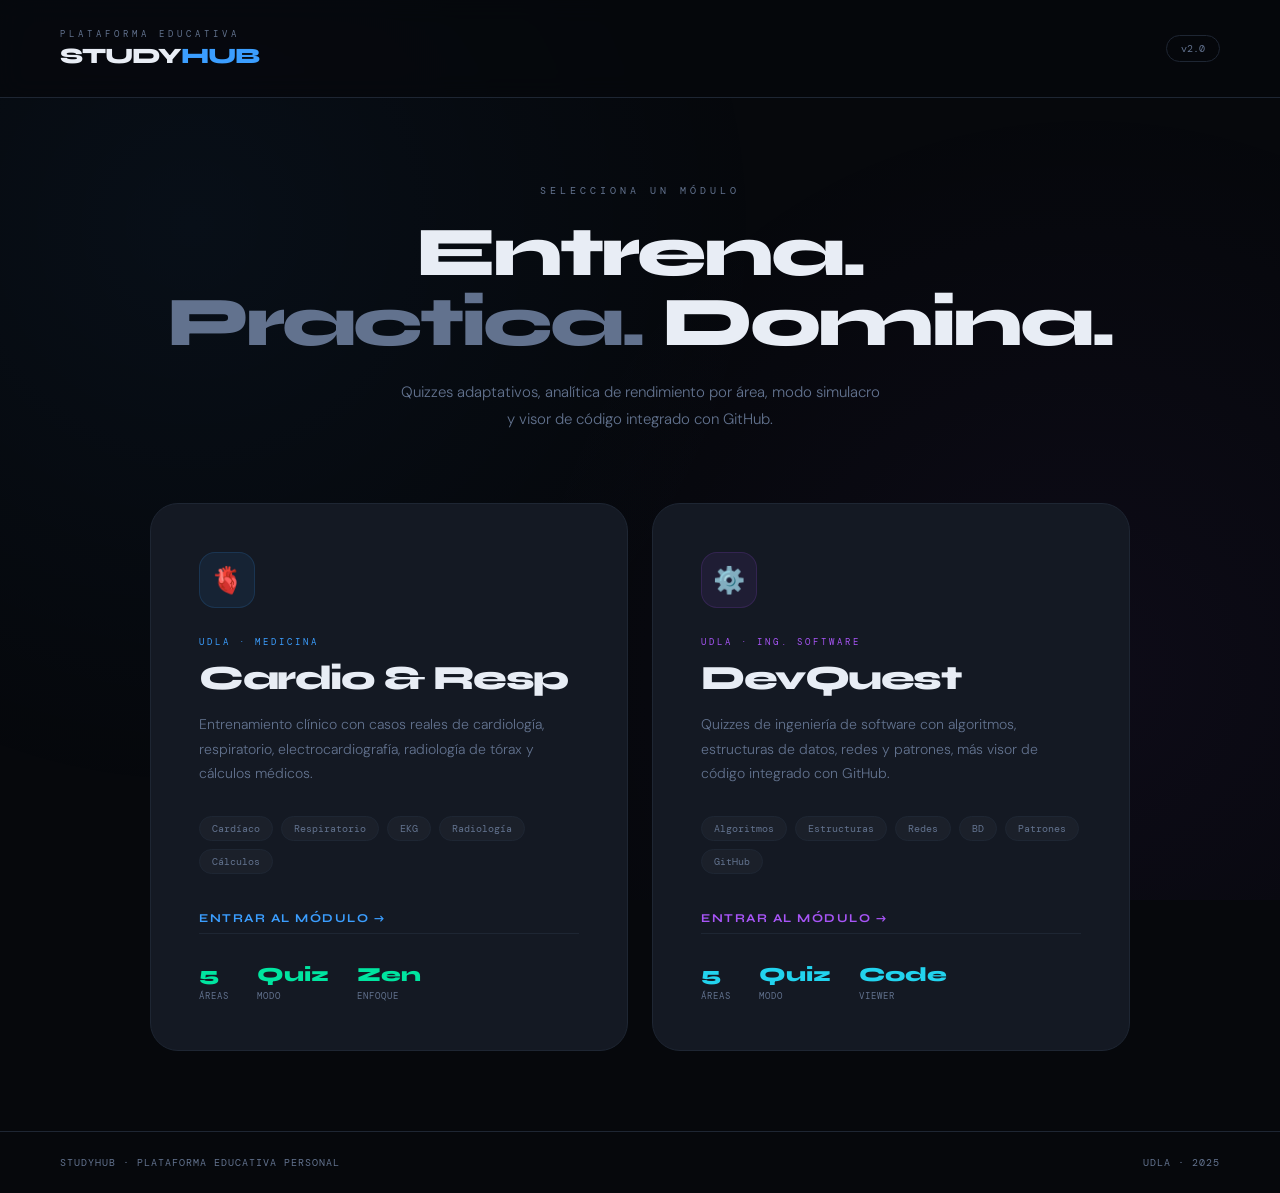
<file: index.html>
<!DOCTYPE html>
<html lang="es">
<head>
    <meta charset="UTF-8">
    <meta name="viewport" content="width=device-width, initial-scale=1.0">
    <title>StudyHub · Plataforma de Entrenamiento</title>
    <link href="https://fonts.googleapis.com/css2?family=Syne:wght@400;600;700;800&family=DM+Mono:wght@400;500&family=DM+Sans:wght@300;400;500&display=swap" rel="stylesheet">
    <style>
        :root {
            --bg: #06080c;
            --surface: #0f121a;
            --card: #141923;
            --border: #1e2633;
            --text: #e8edf5;
            --muted: #62728e;
            --blue: #3b9eff;
            --green: #00e5a0;
            --purple: #a855f7;
            --cyan: #22d3ee;
        }
        * { box-sizing: border-box; margin: 0; padding: 0; }
        body {
            background: var(--bg); color: var(--text);
            font-family: 'DM Sans', sans-serif;
            min-height: 100vh; display: flex; flex-direction: column; overflow-x: hidden;
        }
        .glow-bg {
            position: fixed; top: 0; left: 0; width: 100%; height: 100%;
            background:
                radial-gradient(circle at 15% 25%, rgba(59,158,255,0.05) 0%, transparent 45%),
                radial-gradient(circle at 85% 75%, rgba(168,85,247,0.05) 0%, transparent 45%);
            pointer-events: none; z-index: -1;
        }
        header {
            padding: 28px 60px; border-bottom: 1px solid var(--border);
            display: flex; align-items: center; justify-content: space-between;
            background: rgba(6,8,12,0.7); backdrop-filter: blur(12px);
            position: sticky; top: 0; z-index: 100;
        }
        .brand { display: flex; flex-direction: column; gap: 3px; }
        .brand-tag { font-family: 'DM Mono', monospace; font-size: 9px; color: var(--muted); letter-spacing: 4px; }
        .brand-name { font-family: 'Syne', sans-serif; font-size: 22px; font-weight: 800; letter-spacing: -1px; }
        .brand-name span { color: var(--blue); }
        .version-pill { font-family: 'DM Mono', monospace; font-size: 10px; color: var(--muted); border: 1px solid var(--border); padding: 6px 14px; border-radius: 20px; }
        main { flex: 1; display: flex; flex-direction: column; align-items: center; justify-content: center; padding: 80px 40px; }
        .hero { text-align: center; margin-bottom: 70px; }
        .hero-label { font-family: 'DM Mono', monospace; font-size: 10px; color: var(--muted); letter-spacing: 4px; text-transform: uppercase; margin-bottom: 20px; display: inline-block; }
        .hero-title { font-family: 'Syne', sans-serif; font-size: clamp(42px, 6vw, 70px); font-weight: 800; letter-spacing: -3px; line-height: 1; margin-bottom: 22px; }
        .hero-title em { font-style: normal; color: var(--muted); }
        .hero-sub { color: var(--muted); font-size: 15px; font-weight: 300; line-height: 1.8; max-width: 480px; margin: 0 auto; }
        .modules-grid { display: grid; grid-template-columns: repeat(2, 1fr); gap: 24px; max-width: 980px; width: 100%; }
        .module-card {
            background: var(--card); border: 1px solid var(--border);
            border-radius: 28px; padding: 48px;
            text-decoration: none; color: inherit;
            transition: all 0.35s cubic-bezier(0.23, 1, 0.32, 1);
            display: block; position: relative; overflow: hidden;
        }
        .module-card::after {
            content: ''; position: absolute; top: 0; left: 0; right: 0; height: 1px;
            opacity: 0; transition: opacity 0.35s;
        }
        .module-card.med::after { background: linear-gradient(90deg, transparent, var(--blue), var(--green), transparent); }
        .module-card.ing::after { background: linear-gradient(90deg, transparent, var(--purple), var(--cyan), transparent); }
        .module-card:hover { transform: translateY(-8px); }
        .module-card:hover::after { opacity: 1; }
        .module-card.med:hover { border-color: rgba(59,158,255,0.35); box-shadow: 0 30px 70px rgba(59,158,255,0.07); }
        .module-card.ing:hover { border-color: rgba(168,85,247,0.35); box-shadow: 0 30px 70px rgba(168,85,247,0.07); }
        .card-top { display: flex; align-items: flex-start; justify-content: space-between; margin-bottom: 28px; }
        .card-icon-wrap { width: 56px; height: 56px; border-radius: 16px; display: flex; align-items: center; justify-content: center; font-size: 26px; }
        .med .card-icon-wrap { background: rgba(59,158,255,0.08); border: 1px solid rgba(59,158,255,0.15); }
        .ing .card-icon-wrap { background: rgba(168,85,247,0.08); border: 1px solid rgba(168,85,247,0.15); }
        .card-arrow { font-family: 'DM Mono', monospace; font-size: 18px; opacity: 0; transform: translateX(-8px); transition: all 0.3s; }
        .med .card-arrow { color: var(--blue); }
        .ing .card-arrow { color: var(--purple); }
        .module-card:hover .card-arrow { opacity: 1; transform: translateX(0); }
        .card-module-tag { font-family: 'DM Mono', monospace; font-size: 9px; letter-spacing: 3px; text-transform: uppercase; margin-bottom: 10px; display: block; }
        .med .card-module-tag { color: var(--blue); }
        .ing .card-module-tag { color: var(--purple); }
        .card-title { font-family: 'Syne', sans-serif; font-size: 34px; font-weight: 800; letter-spacing: -1.5px; margin-bottom: 14px; }
        .card-desc { color: var(--muted); font-size: 14px; line-height: 1.75; font-weight: 300; margin-bottom: 30px; }
        .card-chips { display: flex; flex-wrap: wrap; gap: 8px; margin-bottom: 32px; }
        .chip { font-family: 'DM Mono', monospace; font-size: 10px; padding: 5px 12px; border-radius: 20px; background: rgba(255,255,255,0.03); border: 1px solid var(--border); color: var(--muted); }
        .card-cta { font-family: 'Syne', sans-serif; font-weight: 700; font-size: 12px; letter-spacing: 1.5px; display: inline-flex; align-items: center; gap: 8px; }
        .med .card-cta { color: var(--blue); }
        .ing .card-cta { color: var(--purple); }
        .card-stats { display: flex; gap: 28px; margin-top: 6px; padding-top: 28px; border-top: 1px solid var(--border); }
        .stat-item { display: flex; flex-direction: column; gap: 3px; }
        .stat-val { font-family: 'Syne', sans-serif; font-size: 20px; font-weight: 800; }
        .med .stat-val { color: var(--green); }
        .ing .stat-val { color: var(--cyan); }
        .stat-lbl { font-family: 'DM Mono', monospace; font-size: 9px; color: var(--muted); letter-spacing: 1px; }
        footer { padding: 24px 60px; border-top: 1px solid var(--border); display: flex; justify-content: space-between; align-items: center; }
        .footer-text { font-family: 'DM Mono', monospace; font-size: 10px; color: var(--muted); letter-spacing: 1px; }
        @media (max-width: 768px) {
            .modules-grid { grid-template-columns: 1fr; }
            header { padding: 20px 24px; }
            main { padding: 40px 20px; }
            .module-card { padding: 30px; }
            footer { flex-direction: column; gap: 10px; text-align: center; padding: 20px; }
        }
    </style>
</head>
<body>
<div class="glow-bg"></div>
<header>
    <div class="brand">
        <span class="brand-tag">PLATAFORMA EDUCATIVA</span>
        <span class="brand-name">STUDY<span>HUB</span></span>
    </div>
    <span class="version-pill">v2.0</span>
</header>
<main>
    <div class="hero">
        <span class="hero-label">Selecciona un módulo</span>
        <h1 class="hero-title">Entrena.<br><em>Practica.</em> Domina.</h1>
        <p class="hero-sub">Quizzes adaptativos, analítica de rendimiento por área, modo simulacro y visor de código integrado con GitHub.</p>
    </div>
    <div class="modules-grid">
        <a href="./medicina/" class="module-card med">
            <div class="card-top">
                <div class="card-icon-wrap">🫀</div>
                <span class="card-arrow">→</span>
            </div>
            <span class="card-module-tag">UDLA · Medicina</span>
            <h2 class="card-title">Cardio &amp; Resp</h2>
            <p class="card-desc">Entrenamiento clínico con casos reales de cardiología, respiratorio, electrocardiografía, radiología de tórax y cálculos médicos.</p>
            <div class="card-chips">
                <span class="chip">Cardíaco</span>
                <span class="chip">Respiratorio</span>
                <span class="chip">EKG</span>
                <span class="chip">Radiología</span>
                <span class="chip">Cálculos</span>
            </div>
            <div class="card-cta">ENTRAR AL MÓDULO →</div>
            <div class="card-stats">
                <div class="stat-item"><span class="stat-val">5</span><span class="stat-lbl">ÁREAS</span></div>
                <div class="stat-item"><span class="stat-val">Quiz</span><span class="stat-lbl">MODO</span></div>
                <div class="stat-item"><span class="stat-val">Zen</span><span class="stat-lbl">ENFOQUE</span></div>
            </div>
        </a>
        <a href="./ingenieria/" class="module-card ing">
            <div class="card-top">
                <div class="card-icon-wrap">⚙️</div>
                <span class="card-arrow">→</span>
            </div>
            <span class="card-module-tag">UDLA · Ing. Software</span>
            <h2 class="card-title">DevQuest</h2>
            <p class="card-desc">Quizzes de ingeniería de software con algoritmos, estructuras de datos, redes y patrones, más visor de código integrado con GitHub.</p>
            <div class="card-chips">
                <span class="chip">Algoritmos</span>
                <span class="chip">Estructuras</span>
                <span class="chip">Redes</span>
                <span class="chip">BD</span>
                <span class="chip">Patrones</span>
                <span class="chip">GitHub</span>
            </div>
            <div class="card-cta">ENTRAR AL MÓDULO →</div>
            <div class="card-stats">
                <div class="stat-item"><span class="stat-val">5</span><span class="stat-lbl">ÁREAS</span></div>
                <div class="stat-item"><span class="stat-val">Quiz</span><span class="stat-lbl">MODO</span></div>
                <div class="stat-item"><span class="stat-val">Code</span><span class="stat-lbl">VIEWER</span></div>
            </div>
        </a>
    </div>
</main>
<footer>
    <span class="footer-text">STUDYHUB · PLATAFORMA EDUCATIVA PERSONAL</span>
    <span class="footer-text">UDLA · 2025</span>
</footer>
</body>
</html>
</file>
